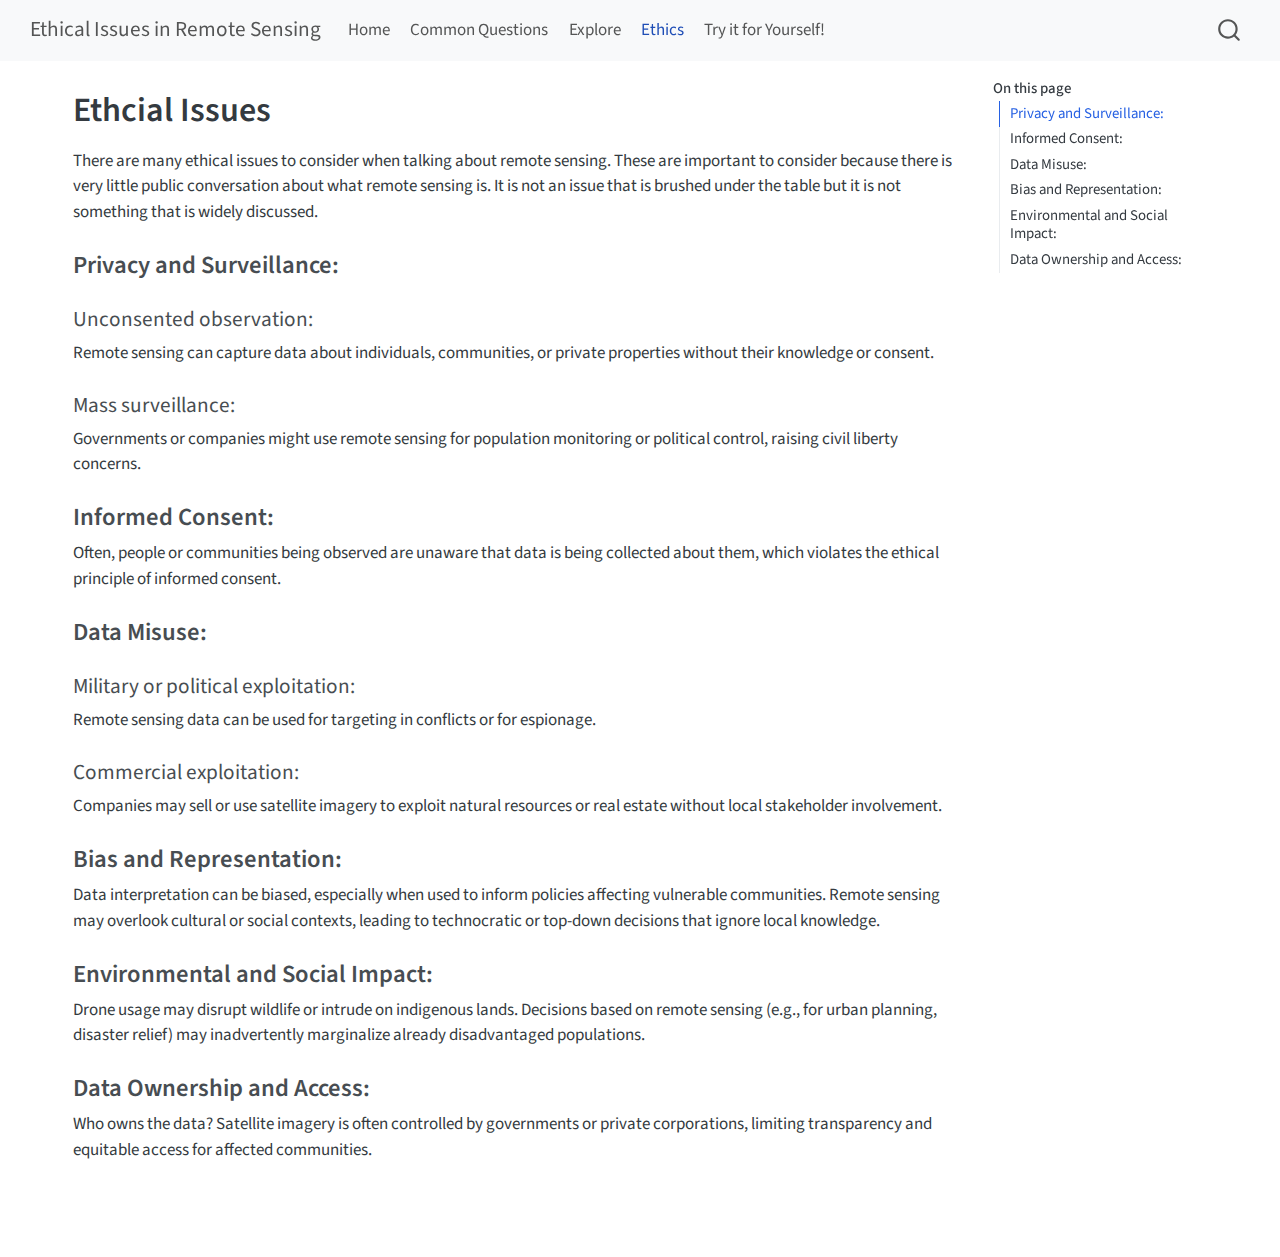
<file: docs/tabs/News.html>
<!DOCTYPE html>
<html xmlns="http://www.w3.org/1999/xhtml" lang="en" xml:lang="en"><head>

<meta charset="utf-8">
<meta name="generator" content="quarto-1.5.57">

<meta name="viewport" content="width=device-width, initial-scale=1.0, user-scalable=yes">


<title>Ethcial Issues – Ethical Issues in Remote Sensing</title>
<style>
code{white-space: pre-wrap;}
span.smallcaps{font-variant: small-caps;}
div.columns{display: flex; gap: min(4vw, 1.5em);}
div.column{flex: auto; overflow-x: auto;}
div.hanging-indent{margin-left: 1.5em; text-indent: -1.5em;}
ul.task-list{list-style: none;}
ul.task-list li input[type="checkbox"] {
  width: 0.8em;
  margin: 0 0.8em 0.2em -1em; /* quarto-specific, see https://github.com/quarto-dev/quarto-cli/issues/4556 */ 
  vertical-align: middle;
}
</style>


<script src="../site_libs/quarto-nav/quarto-nav.js"></script>
<script src="../site_libs/quarto-nav/headroom.min.js"></script>
<script src="../site_libs/clipboard/clipboard.min.js"></script>
<script src="../site_libs/quarto-search/autocomplete.umd.js"></script>
<script src="../site_libs/quarto-search/fuse.min.js"></script>
<script src="../site_libs/quarto-search/quarto-search.js"></script>
<meta name="quarto:offset" content="../">
<script src="../site_libs/quarto-html/quarto.js"></script>
<script src="../site_libs/quarto-html/popper.min.js"></script>
<script src="../site_libs/quarto-html/tippy.umd.min.js"></script>
<script src="../site_libs/quarto-html/anchor.min.js"></script>
<link href="../site_libs/quarto-html/tippy.css" rel="stylesheet">
<link href="../site_libs/quarto-html/quarto-syntax-highlighting.css" rel="stylesheet" id="quarto-text-highlighting-styles">
<script src="../site_libs/bootstrap/bootstrap.min.js"></script>
<link href="../site_libs/bootstrap/bootstrap-icons.css" rel="stylesheet">
<link href="../site_libs/bootstrap/bootstrap.min.css" rel="stylesheet" id="quarto-bootstrap" data-mode="light">
<script id="quarto-search-options" type="application/json">{
  "location": "navbar",
  "copy-button": false,
  "collapse-after": 3,
  "panel-placement": "end",
  "type": "overlay",
  "limit": 50,
  "keyboard-shortcut": [
    "f",
    "/",
    "s"
  ],
  "show-item-context": false,
  "language": {
    "search-no-results-text": "No results",
    "search-matching-documents-text": "matching documents",
    "search-copy-link-title": "Copy link to search",
    "search-hide-matches-text": "Hide additional matches",
    "search-more-match-text": "more match in this document",
    "search-more-matches-text": "more matches in this document",
    "search-clear-button-title": "Clear",
    "search-text-placeholder": "",
    "search-detached-cancel-button-title": "Cancel",
    "search-submit-button-title": "Submit",
    "search-label": "Search"
  }
}</script>


</head>

<body class="nav-fixed">

<div id="quarto-search-results"></div>
  <header id="quarto-header" class="headroom fixed-top">
    <nav class="navbar navbar-expand-lg " data-bs-theme="dark">
      <div class="navbar-container container-fluid">
      <div class="navbar-brand-container mx-auto">
    <a class="navbar-brand" href="../index.html">
    <span class="navbar-title">Ethical Issues in Remote Sensing</span>
    </a>
  </div>
            <div id="quarto-search" class="" title="Search"></div>
          <button class="navbar-toggler" type="button" data-bs-toggle="collapse" data-bs-target="#navbarCollapse" aria-controls="navbarCollapse" role="menu" aria-expanded="false" aria-label="Toggle navigation" onclick="if (window.quartoToggleHeadroom) { window.quartoToggleHeadroom(); }">
  <span class="navbar-toggler-icon"></span>
</button>
          <div class="collapse navbar-collapse" id="navbarCollapse">
            <ul class="navbar-nav navbar-nav-scroll me-auto">
  <li class="nav-item">
    <a class="nav-link" href="../index.html"> 
<span class="menu-text">Home</span></a>
  </li>  
  <li class="nav-item">
    <a class="nav-link" href="../about.html"> 
<span class="menu-text">Common Questions</span></a>
  </li>  
  <li class="nav-item">
    <a class="nav-link" href="../tabs/explore.html"> 
<span class="menu-text">Explore</span></a>
  </li>  
  <li class="nav-item">
    <a class="nav-link active" href="../tabs/News.html" aria-current="page"> 
<span class="menu-text">Ethics</span></a>
  </li>  
  <li class="nav-item">
    <a class="nav-link" href="../tabs/remotesensing.html"> 
<span class="menu-text">Try it for Yourself!</span></a>
  </li>  
</ul>
          </div> <!-- /navcollapse -->
            <div class="quarto-navbar-tools">
</div>
      </div> <!-- /container-fluid -->
    </nav>
</header>
<!-- content -->
<div id="quarto-content" class="quarto-container page-columns page-rows-contents page-layout-full page-navbar">
<!-- sidebar -->
<!-- margin-sidebar -->
    <div id="quarto-margin-sidebar" class="sidebar margin-sidebar">
        <nav id="TOC" role="doc-toc" class="toc-active">
    <h2 id="toc-title">On this page</h2>
   
  <ul>
  <li><a href="#privacy-and-surveillance" id="toc-privacy-and-surveillance" class="nav-link active" data-scroll-target="#privacy-and-surveillance">Privacy and Surveillance:</a></li>
  <li><a href="#informed-consent" id="toc-informed-consent" class="nav-link" data-scroll-target="#informed-consent">Informed Consent:</a></li>
  <li><a href="#data-misuse" id="toc-data-misuse" class="nav-link" data-scroll-target="#data-misuse">Data Misuse:</a></li>
  <li><a href="#bias-and-representation" id="toc-bias-and-representation" class="nav-link" data-scroll-target="#bias-and-representation">Bias and Representation:</a></li>
  <li><a href="#environmental-and-social-impact" id="toc-environmental-and-social-impact" class="nav-link" data-scroll-target="#environmental-and-social-impact">Environmental and Social Impact:</a></li>
  <li><a href="#data-ownership-and-access" id="toc-data-ownership-and-access" class="nav-link" data-scroll-target="#data-ownership-and-access">Data Ownership and Access:</a></li>
  </ul>
</nav>
    </div>
<!-- main -->
<main class="content column-page-left" id="quarto-document-content">

<header id="title-block-header" class="quarto-title-block default">
<div class="quarto-title">
<h1 class="title">Ethcial Issues</h1>
</div>



<div class="quarto-title-meta column-page-left">

    
  
    
  </div>
  


</header>


<p>There are many ethical issues to consider when talking about remote sensing. These are important to consider because there is very little public conversation about what remote sensing is. It is not an issue that is brushed under the table but it is not something that is widely discussed.</p>
<section id="privacy-and-surveillance" class="level3">
<h3 class="anchored" data-anchor-id="privacy-and-surveillance">Privacy and Surveillance:</h3>
<section id="unconsented-observation" class="level4">
<h4 class="anchored" data-anchor-id="unconsented-observation">Unconsented observation:</h4>
<p>Remote sensing can capture data about individuals, communities, or private properties without their knowledge or consent.</p>
</section>
<section id="mass-surveillance" class="level4">
<h4 class="anchored" data-anchor-id="mass-surveillance">Mass surveillance:</h4>
<p>Governments or companies might use remote sensing for population monitoring or political control, raising civil liberty concerns.</p>
</section>
</section>
<section id="informed-consent" class="level3">
<h3 class="anchored" data-anchor-id="informed-consent">Informed Consent:</h3>
<p>Often, people or communities being observed are unaware that data is being collected about them, which violates the ethical principle of informed consent.</p>
</section>
<section id="data-misuse" class="level3">
<h3 class="anchored" data-anchor-id="data-misuse">Data Misuse:</h3>
<section id="military-or-political-exploitation" class="level4">
<h4 class="anchored" data-anchor-id="military-or-political-exploitation">Military or political exploitation:</h4>
<p>Remote sensing data can be used for targeting in conflicts or for espionage.</p>
</section>
<section id="commercial-exploitation" class="level4">
<h4 class="anchored" data-anchor-id="commercial-exploitation">Commercial exploitation:</h4>
<p>Companies may sell or use satellite imagery to exploit natural resources or real estate without local stakeholder involvement.</p>
</section>
</section>
<section id="bias-and-representation" class="level3">
<h3 class="anchored" data-anchor-id="bias-and-representation">Bias and Representation:</h3>
<p>Data interpretation can be biased, especially when used to inform policies affecting vulnerable communities. Remote sensing may overlook cultural or social contexts, leading to technocratic or top-down decisions that ignore local knowledge.</p>
</section>
<section id="environmental-and-social-impact" class="level3">
<h3 class="anchored" data-anchor-id="environmental-and-social-impact">Environmental and Social Impact:</h3>
<p>Drone usage may disrupt wildlife or intrude on indigenous lands. Decisions based on remote sensing (e.g., for urban planning, disaster relief) may inadvertently marginalize already disadvantaged populations.</p>
</section>
<section id="data-ownership-and-access" class="level3">
<h3 class="anchored" data-anchor-id="data-ownership-and-access">Data Ownership and Access:</h3>
<p>Who owns the data? Satellite imagery is often controlled by governments or private corporations, limiting transparency and equitable access for affected communities.</p>


</section>

</main> <!-- /main -->
<script id="quarto-html-after-body" type="application/javascript">
window.document.addEventListener("DOMContentLoaded", function (event) {
  const toggleBodyColorMode = (bsSheetEl) => {
    const mode = bsSheetEl.getAttribute("data-mode");
    const bodyEl = window.document.querySelector("body");
    if (mode === "dark") {
      bodyEl.classList.add("quarto-dark");
      bodyEl.classList.remove("quarto-light");
    } else {
      bodyEl.classList.add("quarto-light");
      bodyEl.classList.remove("quarto-dark");
    }
  }
  const toggleBodyColorPrimary = () => {
    const bsSheetEl = window.document.querySelector("link#quarto-bootstrap");
    if (bsSheetEl) {
      toggleBodyColorMode(bsSheetEl);
    }
  }
  toggleBodyColorPrimary();  
  const icon = "";
  const anchorJS = new window.AnchorJS();
  anchorJS.options = {
    placement: 'right',
    icon: icon
  };
  anchorJS.add('.anchored');
  const isCodeAnnotation = (el) => {
    for (const clz of el.classList) {
      if (clz.startsWith('code-annotation-')) {                     
        return true;
      }
    }
    return false;
  }
  const onCopySuccess = function(e) {
    // button target
    const button = e.trigger;
    // don't keep focus
    button.blur();
    // flash "checked"
    button.classList.add('code-copy-button-checked');
    var currentTitle = button.getAttribute("title");
    button.setAttribute("title", "Copied!");
    let tooltip;
    if (window.bootstrap) {
      button.setAttribute("data-bs-toggle", "tooltip");
      button.setAttribute("data-bs-placement", "left");
      button.setAttribute("data-bs-title", "Copied!");
      tooltip = new bootstrap.Tooltip(button, 
        { trigger: "manual", 
          customClass: "code-copy-button-tooltip",
          offset: [0, -8]});
      tooltip.show();    
    }
    setTimeout(function() {
      if (tooltip) {
        tooltip.hide();
        button.removeAttribute("data-bs-title");
        button.removeAttribute("data-bs-toggle");
        button.removeAttribute("data-bs-placement");
      }
      button.setAttribute("title", currentTitle);
      button.classList.remove('code-copy-button-checked');
    }, 1000);
    // clear code selection
    e.clearSelection();
  }
  const getTextToCopy = function(trigger) {
      const codeEl = trigger.previousElementSibling.cloneNode(true);
      for (const childEl of codeEl.children) {
        if (isCodeAnnotation(childEl)) {
          childEl.remove();
        }
      }
      return codeEl.innerText;
  }
  const clipboard = new window.ClipboardJS('.code-copy-button:not([data-in-quarto-modal])', {
    text: getTextToCopy
  });
  clipboard.on('success', onCopySuccess);
  if (window.document.getElementById('quarto-embedded-source-code-modal')) {
    // For code content inside modals, clipBoardJS needs to be initialized with a container option
    // TODO: Check when it could be a function (https://github.com/zenorocha/clipboard.js/issues/860)
    const clipboardModal = new window.ClipboardJS('.code-copy-button[data-in-quarto-modal]', {
      text: getTextToCopy,
      container: window.document.getElementById('quarto-embedded-source-code-modal')
    });
    clipboardModal.on('success', onCopySuccess);
  }
    var localhostRegex = new RegExp(/^(?:http|https):\/\/localhost\:?[0-9]*\//);
    var mailtoRegex = new RegExp(/^mailto:/);
      var filterRegex = new RegExp('/' + window.location.host + '/');
    var isInternal = (href) => {
        return filterRegex.test(href) || localhostRegex.test(href) || mailtoRegex.test(href);
    }
    // Inspect non-navigation links and adorn them if external
 	var links = window.document.querySelectorAll('a[href]:not(.nav-link):not(.navbar-brand):not(.toc-action):not(.sidebar-link):not(.sidebar-item-toggle):not(.pagination-link):not(.no-external):not([aria-hidden]):not(.dropdown-item):not(.quarto-navigation-tool):not(.about-link)');
    for (var i=0; i<links.length; i++) {
      const link = links[i];
      if (!isInternal(link.href)) {
        // undo the damage that might have been done by quarto-nav.js in the case of
        // links that we want to consider external
        if (link.dataset.originalHref !== undefined) {
          link.href = link.dataset.originalHref;
        }
      }
    }
  function tippyHover(el, contentFn, onTriggerFn, onUntriggerFn) {
    const config = {
      allowHTML: true,
      maxWidth: 500,
      delay: 100,
      arrow: false,
      appendTo: function(el) {
          return el.parentElement;
      },
      interactive: true,
      interactiveBorder: 10,
      theme: 'quarto',
      placement: 'bottom-start',
    };
    if (contentFn) {
      config.content = contentFn;
    }
    if (onTriggerFn) {
      config.onTrigger = onTriggerFn;
    }
    if (onUntriggerFn) {
      config.onUntrigger = onUntriggerFn;
    }
    window.tippy(el, config); 
  }
  const noterefs = window.document.querySelectorAll('a[role="doc-noteref"]');
  for (var i=0; i<noterefs.length; i++) {
    const ref = noterefs[i];
    tippyHover(ref, function() {
      // use id or data attribute instead here
      let href = ref.getAttribute('data-footnote-href') || ref.getAttribute('href');
      try { href = new URL(href).hash; } catch {}
      const id = href.replace(/^#\/?/, "");
      const note = window.document.getElementById(id);
      if (note) {
        return note.innerHTML;
      } else {
        return "";
      }
    });
  }
  const xrefs = window.document.querySelectorAll('a.quarto-xref');
  const processXRef = (id, note) => {
    // Strip column container classes
    const stripColumnClz = (el) => {
      el.classList.remove("page-full", "page-columns");
      if (el.children) {
        for (const child of el.children) {
          stripColumnClz(child);
        }
      }
    }
    stripColumnClz(note)
    if (id === null || id.startsWith('sec-')) {
      // Special case sections, only their first couple elements
      const container = document.createElement("div");
      if (note.children && note.children.length > 2) {
        container.appendChild(note.children[0].cloneNode(true));
        for (let i = 1; i < note.children.length; i++) {
          const child = note.children[i];
          if (child.tagName === "P" && child.innerText === "") {
            continue;
          } else {
            container.appendChild(child.cloneNode(true));
            break;
          }
        }
        if (window.Quarto?.typesetMath) {
          window.Quarto.typesetMath(container);
        }
        return container.innerHTML
      } else {
        if (window.Quarto?.typesetMath) {
          window.Quarto.typesetMath(note);
        }
        return note.innerHTML;
      }
    } else {
      // Remove any anchor links if they are present
      const anchorLink = note.querySelector('a.anchorjs-link');
      if (anchorLink) {
        anchorLink.remove();
      }
      if (window.Quarto?.typesetMath) {
        window.Quarto.typesetMath(note);
      }
      // TODO in 1.5, we should make sure this works without a callout special case
      if (note.classList.contains("callout")) {
        return note.outerHTML;
      } else {
        return note.innerHTML;
      }
    }
  }
  for (var i=0; i<xrefs.length; i++) {
    const xref = xrefs[i];
    tippyHover(xref, undefined, function(instance) {
      instance.disable();
      let url = xref.getAttribute('href');
      let hash = undefined; 
      if (url.startsWith('#')) {
        hash = url;
      } else {
        try { hash = new URL(url).hash; } catch {}
      }
      if (hash) {
        const id = hash.replace(/^#\/?/, "");
        const note = window.document.getElementById(id);
        if (note !== null) {
          try {
            const html = processXRef(id, note.cloneNode(true));
            instance.setContent(html);
          } finally {
            instance.enable();
            instance.show();
          }
        } else {
          // See if we can fetch this
          fetch(url.split('#')[0])
          .then(res => res.text())
          .then(html => {
            const parser = new DOMParser();
            const htmlDoc = parser.parseFromString(html, "text/html");
            const note = htmlDoc.getElementById(id);
            if (note !== null) {
              const html = processXRef(id, note);
              instance.setContent(html);
            } 
          }).finally(() => {
            instance.enable();
            instance.show();
          });
        }
      } else {
        // See if we can fetch a full url (with no hash to target)
        // This is a special case and we should probably do some content thinning / targeting
        fetch(url)
        .then(res => res.text())
        .then(html => {
          const parser = new DOMParser();
          const htmlDoc = parser.parseFromString(html, "text/html");
          const note = htmlDoc.querySelector('main.content');
          if (note !== null) {
            // This should only happen for chapter cross references
            // (since there is no id in the URL)
            // remove the first header
            if (note.children.length > 0 && note.children[0].tagName === "HEADER") {
              note.children[0].remove();
            }
            const html = processXRef(null, note);
            instance.setContent(html);
          } 
        }).finally(() => {
          instance.enable();
          instance.show();
        });
      }
    }, function(instance) {
    });
  }
      let selectedAnnoteEl;
      const selectorForAnnotation = ( cell, annotation) => {
        let cellAttr = 'data-code-cell="' + cell + '"';
        let lineAttr = 'data-code-annotation="' +  annotation + '"';
        const selector = 'span[' + cellAttr + '][' + lineAttr + ']';
        return selector;
      }
      const selectCodeLines = (annoteEl) => {
        const doc = window.document;
        const targetCell = annoteEl.getAttribute("data-target-cell");
        const targetAnnotation = annoteEl.getAttribute("data-target-annotation");
        const annoteSpan = window.document.querySelector(selectorForAnnotation(targetCell, targetAnnotation));
        const lines = annoteSpan.getAttribute("data-code-lines").split(",");
        const lineIds = lines.map((line) => {
          return targetCell + "-" + line;
        })
        let top = null;
        let height = null;
        let parent = null;
        if (lineIds.length > 0) {
            //compute the position of the single el (top and bottom and make a div)
            const el = window.document.getElementById(lineIds[0]);
            top = el.offsetTop;
            height = el.offsetHeight;
            parent = el.parentElement.parentElement;
          if (lineIds.length > 1) {
            const lastEl = window.document.getElementById(lineIds[lineIds.length - 1]);
            const bottom = lastEl.offsetTop + lastEl.offsetHeight;
            height = bottom - top;
          }
          if (top !== null && height !== null && parent !== null) {
            // cook up a div (if necessary) and position it 
            let div = window.document.getElementById("code-annotation-line-highlight");
            if (div === null) {
              div = window.document.createElement("div");
              div.setAttribute("id", "code-annotation-line-highlight");
              div.style.position = 'absolute';
              parent.appendChild(div);
            }
            div.style.top = top - 2 + "px";
            div.style.height = height + 4 + "px";
            div.style.left = 0;
            let gutterDiv = window.document.getElementById("code-annotation-line-highlight-gutter");
            if (gutterDiv === null) {
              gutterDiv = window.document.createElement("div");
              gutterDiv.setAttribute("id", "code-annotation-line-highlight-gutter");
              gutterDiv.style.position = 'absolute';
              const codeCell = window.document.getElementById(targetCell);
              const gutter = codeCell.querySelector('.code-annotation-gutter');
              gutter.appendChild(gutterDiv);
            }
            gutterDiv.style.top = top - 2 + "px";
            gutterDiv.style.height = height + 4 + "px";
          }
          selectedAnnoteEl = annoteEl;
        }
      };
      const unselectCodeLines = () => {
        const elementsIds = ["code-annotation-line-highlight", "code-annotation-line-highlight-gutter"];
        elementsIds.forEach((elId) => {
          const div = window.document.getElementById(elId);
          if (div) {
            div.remove();
          }
        });
        selectedAnnoteEl = undefined;
      };
        // Handle positioning of the toggle
    window.addEventListener(
      "resize",
      throttle(() => {
        elRect = undefined;
        if (selectedAnnoteEl) {
          selectCodeLines(selectedAnnoteEl);
        }
      }, 10)
    );
    function throttle(fn, ms) {
    let throttle = false;
    let timer;
      return (...args) => {
        if(!throttle) { // first call gets through
            fn.apply(this, args);
            throttle = true;
        } else { // all the others get throttled
            if(timer) clearTimeout(timer); // cancel #2
            timer = setTimeout(() => {
              fn.apply(this, args);
              timer = throttle = false;
            }, ms);
        }
      };
    }
      // Attach click handler to the DT
      const annoteDls = window.document.querySelectorAll('dt[data-target-cell]');
      for (const annoteDlNode of annoteDls) {
        annoteDlNode.addEventListener('click', (event) => {
          const clickedEl = event.target;
          if (clickedEl !== selectedAnnoteEl) {
            unselectCodeLines();
            const activeEl = window.document.querySelector('dt[data-target-cell].code-annotation-active');
            if (activeEl) {
              activeEl.classList.remove('code-annotation-active');
            }
            selectCodeLines(clickedEl);
            clickedEl.classList.add('code-annotation-active');
          } else {
            // Unselect the line
            unselectCodeLines();
            clickedEl.classList.remove('code-annotation-active');
          }
        });
      }
  const findCites = (el) => {
    const parentEl = el.parentElement;
    if (parentEl) {
      const cites = parentEl.dataset.cites;
      if (cites) {
        return {
          el,
          cites: cites.split(' ')
        };
      } else {
        return findCites(el.parentElement)
      }
    } else {
      return undefined;
    }
  };
  var bibliorefs = window.document.querySelectorAll('a[role="doc-biblioref"]');
  for (var i=0; i<bibliorefs.length; i++) {
    const ref = bibliorefs[i];
    const citeInfo = findCites(ref);
    if (citeInfo) {
      tippyHover(citeInfo.el, function() {
        var popup = window.document.createElement('div');
        citeInfo.cites.forEach(function(cite) {
          var citeDiv = window.document.createElement('div');
          citeDiv.classList.add('hanging-indent');
          citeDiv.classList.add('csl-entry');
          var biblioDiv = window.document.getElementById('ref-' + cite);
          if (biblioDiv) {
            citeDiv.innerHTML = biblioDiv.innerHTML;
          }
          popup.appendChild(citeDiv);
        });
        return popup.innerHTML;
      });
    }
  }
});
</script>
</div> <!-- /content -->




</body></html>
</file>
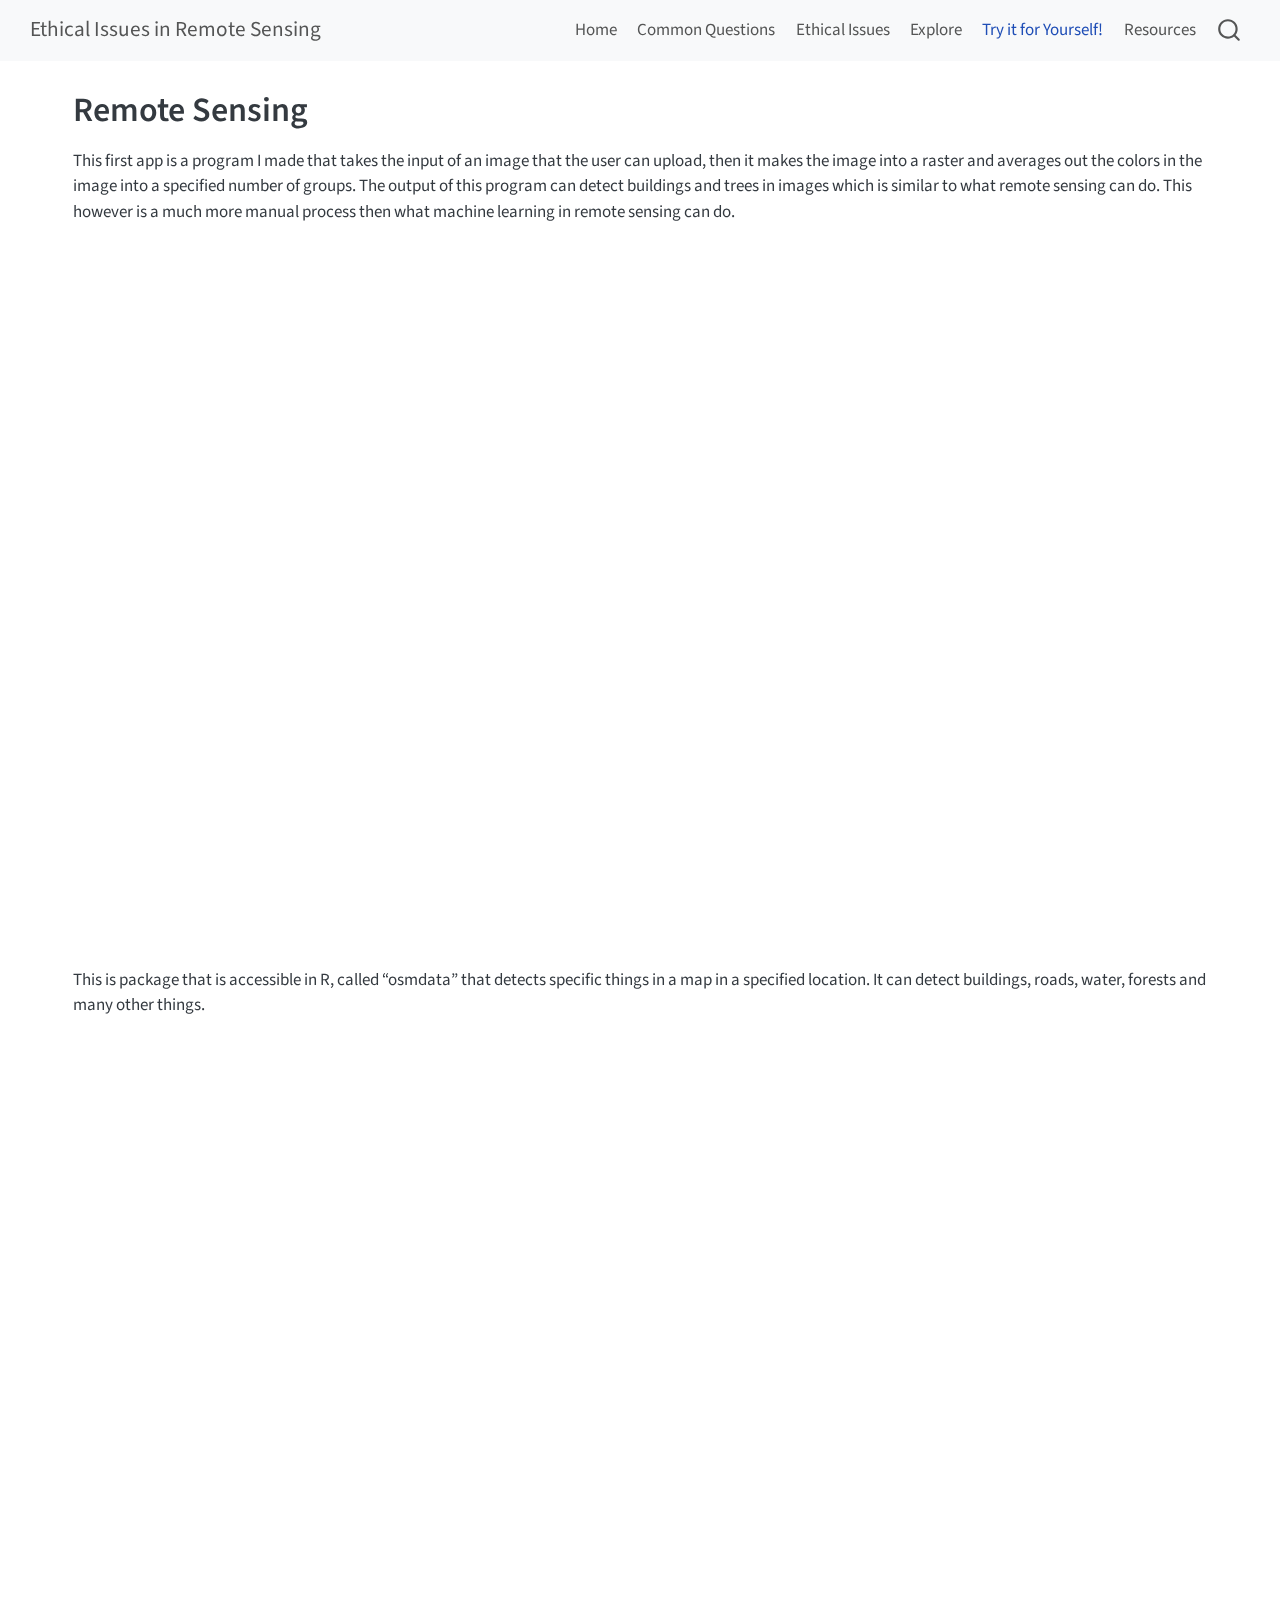
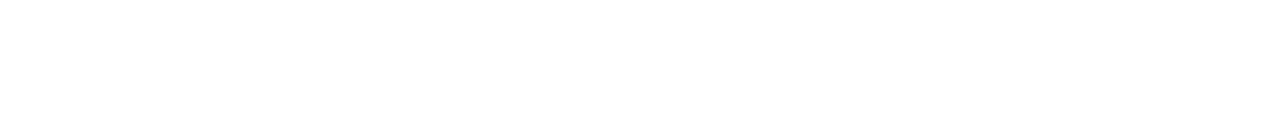
<file: docs/tabs/remotesensing.html>
<!DOCTYPE html>
<html xmlns="http://www.w3.org/1999/xhtml" lang="en" xml:lang="en"><head>

<meta charset="utf-8">
<meta name="generator" content="quarto-1.5.57">

<meta name="viewport" content="width=device-width, initial-scale=1.0, user-scalable=yes">


<title>Remote Sensing – Ethical Issues in Remote Sensing</title>
<style>
code{white-space: pre-wrap;}
span.smallcaps{font-variant: small-caps;}
div.columns{display: flex; gap: min(4vw, 1.5em);}
div.column{flex: auto; overflow-x: auto;}
div.hanging-indent{margin-left: 1.5em; text-indent: -1.5em;}
ul.task-list{list-style: none;}
ul.task-list li input[type="checkbox"] {
  width: 0.8em;
  margin: 0 0.8em 0.2em -1em; /* quarto-specific, see https://github.com/quarto-dev/quarto-cli/issues/4556 */ 
  vertical-align: middle;
}
</style>


<script src="../site_libs/quarto-nav/quarto-nav.js"></script>
<script src="../site_libs/quarto-nav/headroom.min.js"></script>
<script src="../site_libs/clipboard/clipboard.min.js"></script>
<script src="../site_libs/quarto-search/autocomplete.umd.js"></script>
<script src="../site_libs/quarto-search/fuse.min.js"></script>
<script src="../site_libs/quarto-search/quarto-search.js"></script>
<meta name="quarto:offset" content="../">
<script src="../site_libs/quarto-html/quarto.js"></script>
<script src="../site_libs/quarto-html/popper.min.js"></script>
<script src="../site_libs/quarto-html/tippy.umd.min.js"></script>
<script src="../site_libs/quarto-html/anchor.min.js"></script>
<link href="../site_libs/quarto-html/tippy.css" rel="stylesheet">
<link href="../site_libs/quarto-html/quarto-syntax-highlighting.css" rel="stylesheet" id="quarto-text-highlighting-styles">
<script src="../site_libs/bootstrap/bootstrap.min.js"></script>
<link href="../site_libs/bootstrap/bootstrap-icons.css" rel="stylesheet">
<link href="../site_libs/bootstrap/bootstrap.min.css" rel="stylesheet" id="quarto-bootstrap" data-mode="light">
<script id="quarto-search-options" type="application/json">{
  "location": "navbar",
  "copy-button": false,
  "collapse-after": 3,
  "panel-placement": "end",
  "type": "overlay",
  "limit": 50,
  "keyboard-shortcut": [
    "f",
    "/",
    "s"
  ],
  "show-item-context": false,
  "language": {
    "search-no-results-text": "No results",
    "search-matching-documents-text": "matching documents",
    "search-copy-link-title": "Copy link to search",
    "search-hide-matches-text": "Hide additional matches",
    "search-more-match-text": "more match in this document",
    "search-more-matches-text": "more matches in this document",
    "search-clear-button-title": "Clear",
    "search-text-placeholder": "",
    "search-detached-cancel-button-title": "Cancel",
    "search-submit-button-title": "Submit",
    "search-label": "Search"
  }
}</script>


</head>

<body class="nav-fixed">

<div id="quarto-search-results"></div>
  <header id="quarto-header" class="headroom fixed-top">
    <nav class="navbar navbar-expand-lg " data-bs-theme="dark">
      <div class="navbar-container container-fluid">
      <div class="navbar-brand-container mx-auto">
    <a class="navbar-brand" href="../index.html">
    <span class="navbar-title">Ethical Issues in Remote Sensing</span>
    </a>
  </div>
            <div id="quarto-search" class="" title="Search"></div>
          <button class="navbar-toggler" type="button" data-bs-toggle="collapse" data-bs-target="#navbarCollapse" aria-controls="navbarCollapse" role="menu" aria-expanded="false" aria-label="Toggle navigation" onclick="if (window.quartoToggleHeadroom) { window.quartoToggleHeadroom(); }">
  <span class="navbar-toggler-icon"></span>
</button>
          <div class="collapse navbar-collapse" id="navbarCollapse">
            <ul class="navbar-nav navbar-nav-scroll ms-auto">
  <li class="nav-item">
    <a class="nav-link" href="../index.html"> 
<span class="menu-text">Home</span></a>
  </li>  
  <li class="nav-item">
    <a class="nav-link" href="../about.html"> 
<span class="menu-text">Common Questions</span></a>
  </li>  
  <li class="nav-item">
    <a class="nav-link" href="../tabs/EthicalIssues.html"> 
<span class="menu-text">Ethical Issues</span></a>
  </li>  
  <li class="nav-item">
    <a class="nav-link" href="../tabs/explore.html"> 
<span class="menu-text">Explore</span></a>
  </li>  
  <li class="nav-item">
    <a class="nav-link active" href="../tabs/remotesensing.html" aria-current="page"> 
<span class="menu-text">Try it for Yourself!</span></a>
  </li>  
  <li class="nav-item">
    <a class="nav-link" href="../tabs/Resources.html"> 
<span class="menu-text">Resources</span></a>
  </li>  
</ul>
          </div> <!-- /navcollapse -->
            <div class="quarto-navbar-tools">
</div>
      </div> <!-- /container-fluid -->
    </nav>
</header>
<!-- content -->
<div id="quarto-content" class="quarto-container page-columns page-rows-contents page-layout-full page-navbar">
<!-- sidebar -->
<!-- margin-sidebar -->
    <div id="quarto-margin-sidebar" class="sidebar margin-sidebar zindex-bottom">
        
    </div>
<!-- main -->
<main class="content column-page" id="quarto-document-content">

<header id="title-block-header" class="quarto-title-block default">
<div class="quarto-title">
<h1 class="title">Remote Sensing</h1>
</div>



<div class="quarto-title-meta column-page">

    
  
    
  </div>
  


</header>


<p>This first app is a program I made that takes the input of an image that the user can upload, then it makes the image into a raster and averages out the colors in the image into a specified number of groups. The output of this program can detect buildings and trees in images which is similar to what remote sensing can do. This however is a much more manual process then what machine learning in remote sensing can do.</p>
<iframe src="https://gwynyn.shinyapps.io/shinywebsite/" width="800" height="700">
</iframe>
<p>This is package that is accessible in R, called “osmdata” that detects specific things in a map in a specified location. It can detect buildings, roads, water, forests and many other things.</p>
<iframe src="https://gwynyn.shinyapps.io/OSMApp/" width="800" height="600">
</iframe>



</main> <!-- /main -->
<script id="quarto-html-after-body" type="application/javascript">
window.document.addEventListener("DOMContentLoaded", function (event) {
  const toggleBodyColorMode = (bsSheetEl) => {
    const mode = bsSheetEl.getAttribute("data-mode");
    const bodyEl = window.document.querySelector("body");
    if (mode === "dark") {
      bodyEl.classList.add("quarto-dark");
      bodyEl.classList.remove("quarto-light");
    } else {
      bodyEl.classList.add("quarto-light");
      bodyEl.classList.remove("quarto-dark");
    }
  }
  const toggleBodyColorPrimary = () => {
    const bsSheetEl = window.document.querySelector("link#quarto-bootstrap");
    if (bsSheetEl) {
      toggleBodyColorMode(bsSheetEl);
    }
  }
  toggleBodyColorPrimary();  
  const icon = "";
  const anchorJS = new window.AnchorJS();
  anchorJS.options = {
    placement: 'right',
    icon: icon
  };
  anchorJS.add('.anchored');
  const isCodeAnnotation = (el) => {
    for (const clz of el.classList) {
      if (clz.startsWith('code-annotation-')) {                     
        return true;
      }
    }
    return false;
  }
  const onCopySuccess = function(e) {
    // button target
    const button = e.trigger;
    // don't keep focus
    button.blur();
    // flash "checked"
    button.classList.add('code-copy-button-checked');
    var currentTitle = button.getAttribute("title");
    button.setAttribute("title", "Copied!");
    let tooltip;
    if (window.bootstrap) {
      button.setAttribute("data-bs-toggle", "tooltip");
      button.setAttribute("data-bs-placement", "left");
      button.setAttribute("data-bs-title", "Copied!");
      tooltip = new bootstrap.Tooltip(button, 
        { trigger: "manual", 
          customClass: "code-copy-button-tooltip",
          offset: [0, -8]});
      tooltip.show();    
    }
    setTimeout(function() {
      if (tooltip) {
        tooltip.hide();
        button.removeAttribute("data-bs-title");
        button.removeAttribute("data-bs-toggle");
        button.removeAttribute("data-bs-placement");
      }
      button.setAttribute("title", currentTitle);
      button.classList.remove('code-copy-button-checked');
    }, 1000);
    // clear code selection
    e.clearSelection();
  }
  const getTextToCopy = function(trigger) {
      const codeEl = trigger.previousElementSibling.cloneNode(true);
      for (const childEl of codeEl.children) {
        if (isCodeAnnotation(childEl)) {
          childEl.remove();
        }
      }
      return codeEl.innerText;
  }
  const clipboard = new window.ClipboardJS('.code-copy-button:not([data-in-quarto-modal])', {
    text: getTextToCopy
  });
  clipboard.on('success', onCopySuccess);
  if (window.document.getElementById('quarto-embedded-source-code-modal')) {
    // For code content inside modals, clipBoardJS needs to be initialized with a container option
    // TODO: Check when it could be a function (https://github.com/zenorocha/clipboard.js/issues/860)
    const clipboardModal = new window.ClipboardJS('.code-copy-button[data-in-quarto-modal]', {
      text: getTextToCopy,
      container: window.document.getElementById('quarto-embedded-source-code-modal')
    });
    clipboardModal.on('success', onCopySuccess);
  }
    var localhostRegex = new RegExp(/^(?:http|https):\/\/localhost\:?[0-9]*\//);
    var mailtoRegex = new RegExp(/^mailto:/);
      var filterRegex = new RegExp('/' + window.location.host + '/');
    var isInternal = (href) => {
        return filterRegex.test(href) || localhostRegex.test(href) || mailtoRegex.test(href);
    }
    // Inspect non-navigation links and adorn them if external
 	var links = window.document.querySelectorAll('a[href]:not(.nav-link):not(.navbar-brand):not(.toc-action):not(.sidebar-link):not(.sidebar-item-toggle):not(.pagination-link):not(.no-external):not([aria-hidden]):not(.dropdown-item):not(.quarto-navigation-tool):not(.about-link)');
    for (var i=0; i<links.length; i++) {
      const link = links[i];
      if (!isInternal(link.href)) {
        // undo the damage that might have been done by quarto-nav.js in the case of
        // links that we want to consider external
        if (link.dataset.originalHref !== undefined) {
          link.href = link.dataset.originalHref;
        }
      }
    }
  function tippyHover(el, contentFn, onTriggerFn, onUntriggerFn) {
    const config = {
      allowHTML: true,
      maxWidth: 500,
      delay: 100,
      arrow: false,
      appendTo: function(el) {
          return el.parentElement;
      },
      interactive: true,
      interactiveBorder: 10,
      theme: 'quarto',
      placement: 'bottom-start',
    };
    if (contentFn) {
      config.content = contentFn;
    }
    if (onTriggerFn) {
      config.onTrigger = onTriggerFn;
    }
    if (onUntriggerFn) {
      config.onUntrigger = onUntriggerFn;
    }
    window.tippy(el, config); 
  }
  const noterefs = window.document.querySelectorAll('a[role="doc-noteref"]');
  for (var i=0; i<noterefs.length; i++) {
    const ref = noterefs[i];
    tippyHover(ref, function() {
      // use id or data attribute instead here
      let href = ref.getAttribute('data-footnote-href') || ref.getAttribute('href');
      try { href = new URL(href).hash; } catch {}
      const id = href.replace(/^#\/?/, "");
      const note = window.document.getElementById(id);
      if (note) {
        return note.innerHTML;
      } else {
        return "";
      }
    });
  }
  const xrefs = window.document.querySelectorAll('a.quarto-xref');
  const processXRef = (id, note) => {
    // Strip column container classes
    const stripColumnClz = (el) => {
      el.classList.remove("page-full", "page-columns");
      if (el.children) {
        for (const child of el.children) {
          stripColumnClz(child);
        }
      }
    }
    stripColumnClz(note)
    if (id === null || id.startsWith('sec-')) {
      // Special case sections, only their first couple elements
      const container = document.createElement("div");
      if (note.children && note.children.length > 2) {
        container.appendChild(note.children[0].cloneNode(true));
        for (let i = 1; i < note.children.length; i++) {
          const child = note.children[i];
          if (child.tagName === "P" && child.innerText === "") {
            continue;
          } else {
            container.appendChild(child.cloneNode(true));
            break;
          }
        }
        if (window.Quarto?.typesetMath) {
          window.Quarto.typesetMath(container);
        }
        return container.innerHTML
      } else {
        if (window.Quarto?.typesetMath) {
          window.Quarto.typesetMath(note);
        }
        return note.innerHTML;
      }
    } else {
      // Remove any anchor links if they are present
      const anchorLink = note.querySelector('a.anchorjs-link');
      if (anchorLink) {
        anchorLink.remove();
      }
      if (window.Quarto?.typesetMath) {
        window.Quarto.typesetMath(note);
      }
      // TODO in 1.5, we should make sure this works without a callout special case
      if (note.classList.contains("callout")) {
        return note.outerHTML;
      } else {
        return note.innerHTML;
      }
    }
  }
  for (var i=0; i<xrefs.length; i++) {
    const xref = xrefs[i];
    tippyHover(xref, undefined, function(instance) {
      instance.disable();
      let url = xref.getAttribute('href');
      let hash = undefined; 
      if (url.startsWith('#')) {
        hash = url;
      } else {
        try { hash = new URL(url).hash; } catch {}
      }
      if (hash) {
        const id = hash.replace(/^#\/?/, "");
        const note = window.document.getElementById(id);
        if (note !== null) {
          try {
            const html = processXRef(id, note.cloneNode(true));
            instance.setContent(html);
          } finally {
            instance.enable();
            instance.show();
          }
        } else {
          // See if we can fetch this
          fetch(url.split('#')[0])
          .then(res => res.text())
          .then(html => {
            const parser = new DOMParser();
            const htmlDoc = parser.parseFromString(html, "text/html");
            const note = htmlDoc.getElementById(id);
            if (note !== null) {
              const html = processXRef(id, note);
              instance.setContent(html);
            } 
          }).finally(() => {
            instance.enable();
            instance.show();
          });
        }
      } else {
        // See if we can fetch a full url (with no hash to target)
        // This is a special case and we should probably do some content thinning / targeting
        fetch(url)
        .then(res => res.text())
        .then(html => {
          const parser = new DOMParser();
          const htmlDoc = parser.parseFromString(html, "text/html");
          const note = htmlDoc.querySelector('main.content');
          if (note !== null) {
            // This should only happen for chapter cross references
            // (since there is no id in the URL)
            // remove the first header
            if (note.children.length > 0 && note.children[0].tagName === "HEADER") {
              note.children[0].remove();
            }
            const html = processXRef(null, note);
            instance.setContent(html);
          } 
        }).finally(() => {
          instance.enable();
          instance.show();
        });
      }
    }, function(instance) {
    });
  }
      let selectedAnnoteEl;
      const selectorForAnnotation = ( cell, annotation) => {
        let cellAttr = 'data-code-cell="' + cell + '"';
        let lineAttr = 'data-code-annotation="' +  annotation + '"';
        const selector = 'span[' + cellAttr + '][' + lineAttr + ']';
        return selector;
      }
      const selectCodeLines = (annoteEl) => {
        const doc = window.document;
        const targetCell = annoteEl.getAttribute("data-target-cell");
        const targetAnnotation = annoteEl.getAttribute("data-target-annotation");
        const annoteSpan = window.document.querySelector(selectorForAnnotation(targetCell, targetAnnotation));
        const lines = annoteSpan.getAttribute("data-code-lines").split(",");
        const lineIds = lines.map((line) => {
          return targetCell + "-" + line;
        })
        let top = null;
        let height = null;
        let parent = null;
        if (lineIds.length > 0) {
            //compute the position of the single el (top and bottom and make a div)
            const el = window.document.getElementById(lineIds[0]);
            top = el.offsetTop;
            height = el.offsetHeight;
            parent = el.parentElement.parentElement;
          if (lineIds.length > 1) {
            const lastEl = window.document.getElementById(lineIds[lineIds.length - 1]);
            const bottom = lastEl.offsetTop + lastEl.offsetHeight;
            height = bottom - top;
          }
          if (top !== null && height !== null && parent !== null) {
            // cook up a div (if necessary) and position it 
            let div = window.document.getElementById("code-annotation-line-highlight");
            if (div === null) {
              div = window.document.createElement("div");
              div.setAttribute("id", "code-annotation-line-highlight");
              div.style.position = 'absolute';
              parent.appendChild(div);
            }
            div.style.top = top - 2 + "px";
            div.style.height = height + 4 + "px";
            div.style.left = 0;
            let gutterDiv = window.document.getElementById("code-annotation-line-highlight-gutter");
            if (gutterDiv === null) {
              gutterDiv = window.document.createElement("div");
              gutterDiv.setAttribute("id", "code-annotation-line-highlight-gutter");
              gutterDiv.style.position = 'absolute';
              const codeCell = window.document.getElementById(targetCell);
              const gutter = codeCell.querySelector('.code-annotation-gutter');
              gutter.appendChild(gutterDiv);
            }
            gutterDiv.style.top = top - 2 + "px";
            gutterDiv.style.height = height + 4 + "px";
          }
          selectedAnnoteEl = annoteEl;
        }
      };
      const unselectCodeLines = () => {
        const elementsIds = ["code-annotation-line-highlight", "code-annotation-line-highlight-gutter"];
        elementsIds.forEach((elId) => {
          const div = window.document.getElementById(elId);
          if (div) {
            div.remove();
          }
        });
        selectedAnnoteEl = undefined;
      };
        // Handle positioning of the toggle
    window.addEventListener(
      "resize",
      throttle(() => {
        elRect = undefined;
        if (selectedAnnoteEl) {
          selectCodeLines(selectedAnnoteEl);
        }
      }, 10)
    );
    function throttle(fn, ms) {
    let throttle = false;
    let timer;
      return (...args) => {
        if(!throttle) { // first call gets through
            fn.apply(this, args);
            throttle = true;
        } else { // all the others get throttled
            if(timer) clearTimeout(timer); // cancel #2
            timer = setTimeout(() => {
              fn.apply(this, args);
              timer = throttle = false;
            }, ms);
        }
      };
    }
      // Attach click handler to the DT
      const annoteDls = window.document.querySelectorAll('dt[data-target-cell]');
      for (const annoteDlNode of annoteDls) {
        annoteDlNode.addEventListener('click', (event) => {
          const clickedEl = event.target;
          if (clickedEl !== selectedAnnoteEl) {
            unselectCodeLines();
            const activeEl = window.document.querySelector('dt[data-target-cell].code-annotation-active');
            if (activeEl) {
              activeEl.classList.remove('code-annotation-active');
            }
            selectCodeLines(clickedEl);
            clickedEl.classList.add('code-annotation-active');
          } else {
            // Unselect the line
            unselectCodeLines();
            clickedEl.classList.remove('code-annotation-active');
          }
        });
      }
  const findCites = (el) => {
    const parentEl = el.parentElement;
    if (parentEl) {
      const cites = parentEl.dataset.cites;
      if (cites) {
        return {
          el,
          cites: cites.split(' ')
        };
      } else {
        return findCites(el.parentElement)
      }
    } else {
      return undefined;
    }
  };
  var bibliorefs = window.document.querySelectorAll('a[role="doc-biblioref"]');
  for (var i=0; i<bibliorefs.length; i++) {
    const ref = bibliorefs[i];
    const citeInfo = findCites(ref);
    if (citeInfo) {
      tippyHover(citeInfo.el, function() {
        var popup = window.document.createElement('div');
        citeInfo.cites.forEach(function(cite) {
          var citeDiv = window.document.createElement('div');
          citeDiv.classList.add('hanging-indent');
          citeDiv.classList.add('csl-entry');
          var biblioDiv = window.document.getElementById('ref-' + cite);
          if (biblioDiv) {
            citeDiv.innerHTML = biblioDiv.innerHTML;
          }
          popup.appendChild(citeDiv);
        });
        return popup.innerHTML;
      });
    }
  }
});
</script>
</div> <!-- /content -->




</body></html>
</file>
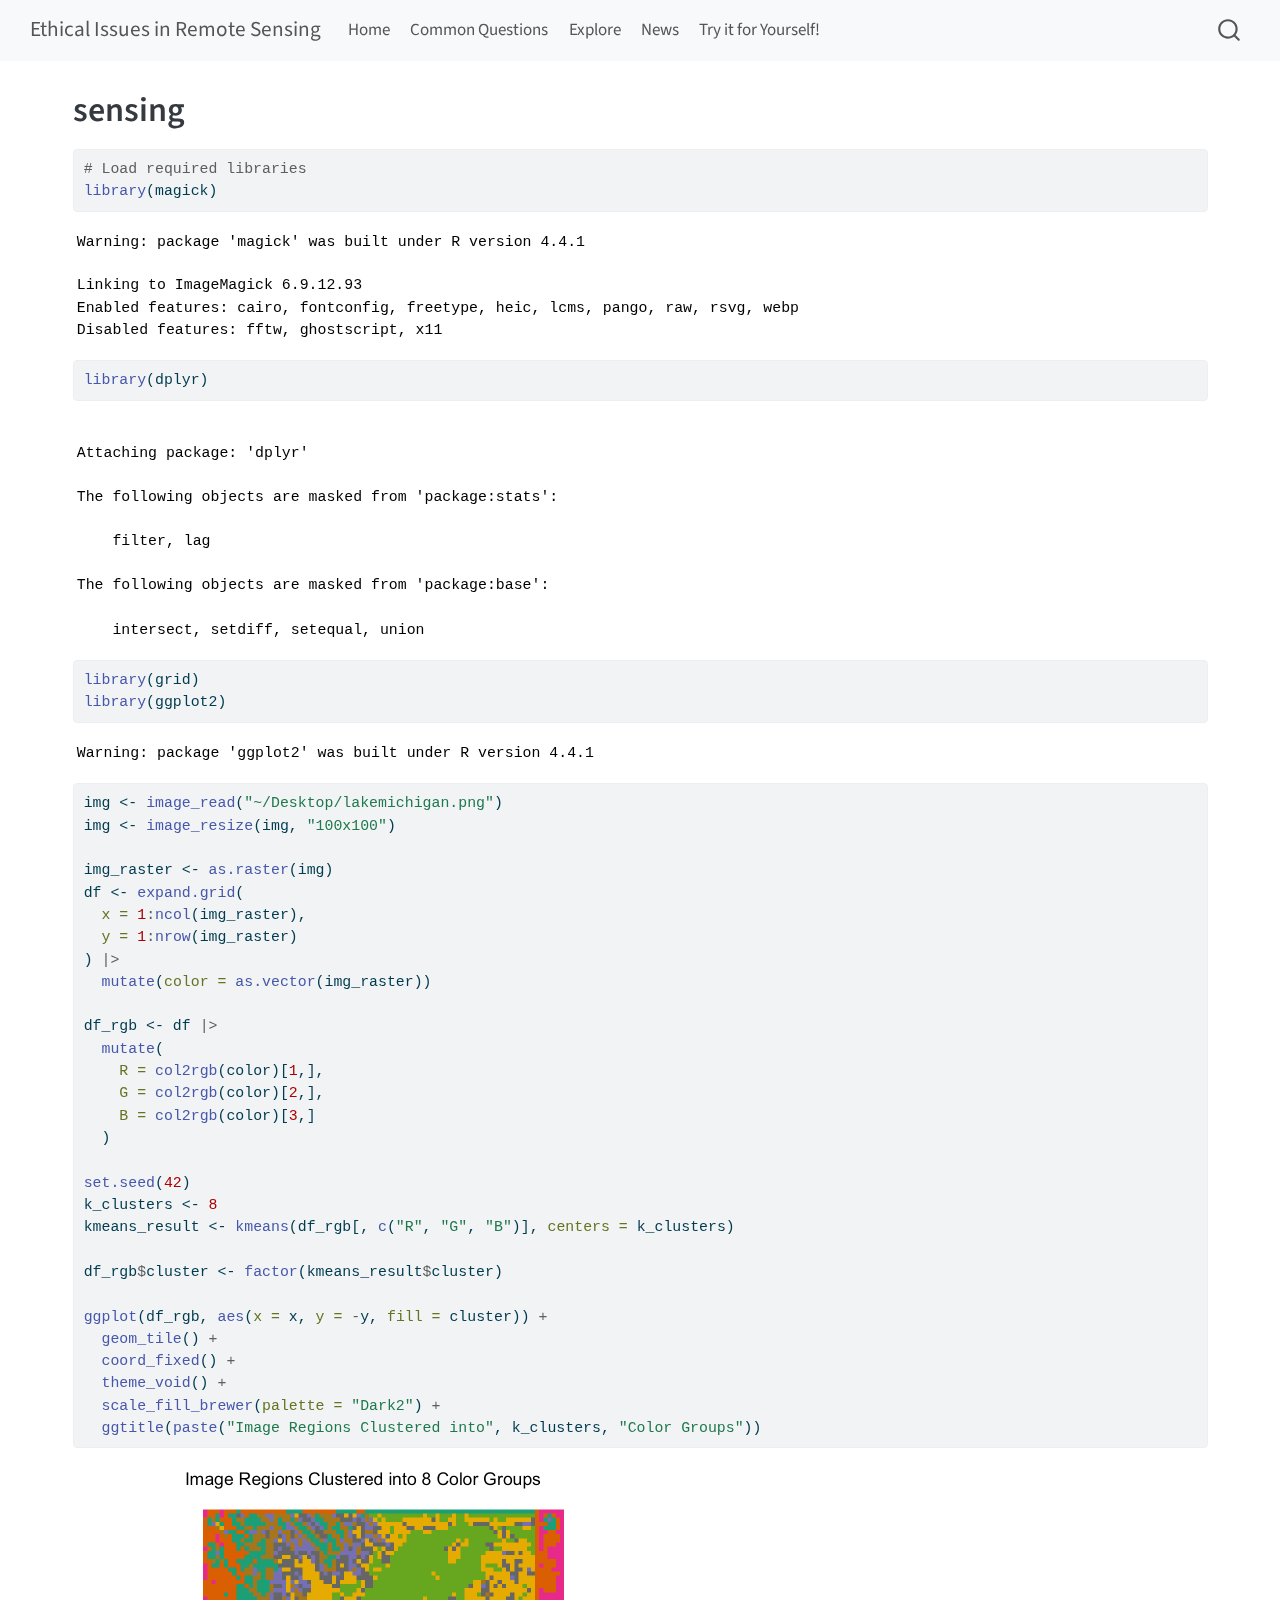
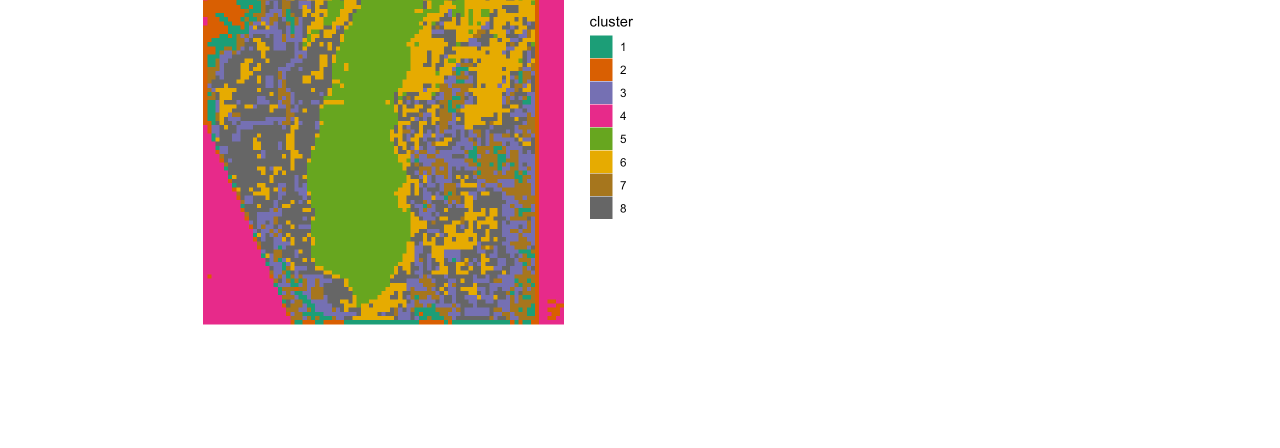
<file: docs/tabs/sensing.html>
<!DOCTYPE html>
<html xmlns="http://www.w3.org/1999/xhtml" lang="en" xml:lang="en"><head>

<meta charset="utf-8">
<meta name="generator" content="quarto-1.5.57">

<meta name="viewport" content="width=device-width, initial-scale=1.0, user-scalable=yes">


<title>sensing – Ethical Issues in Remote Sensing</title>
<style>
code{white-space: pre-wrap;}
span.smallcaps{font-variant: small-caps;}
div.columns{display: flex; gap: min(4vw, 1.5em);}
div.column{flex: auto; overflow-x: auto;}
div.hanging-indent{margin-left: 1.5em; text-indent: -1.5em;}
ul.task-list{list-style: none;}
ul.task-list li input[type="checkbox"] {
  width: 0.8em;
  margin: 0 0.8em 0.2em -1em; /* quarto-specific, see https://github.com/quarto-dev/quarto-cli/issues/4556 */ 
  vertical-align: middle;
}
/* CSS for syntax highlighting */
pre > code.sourceCode { white-space: pre; position: relative; }
pre > code.sourceCode > span { line-height: 1.25; }
pre > code.sourceCode > span:empty { height: 1.2em; }
.sourceCode { overflow: visible; }
code.sourceCode > span { color: inherit; text-decoration: inherit; }
div.sourceCode { margin: 1em 0; }
pre.sourceCode { margin: 0; }
@media screen {
div.sourceCode { overflow: auto; }
}
@media print {
pre > code.sourceCode { white-space: pre-wrap; }
pre > code.sourceCode > span { display: inline-block; text-indent: -5em; padding-left: 5em; }
}
pre.numberSource code
  { counter-reset: source-line 0; }
pre.numberSource code > span
  { position: relative; left: -4em; counter-increment: source-line; }
pre.numberSource code > span > a:first-child::before
  { content: counter(source-line);
    position: relative; left: -1em; text-align: right; vertical-align: baseline;
    border: none; display: inline-block;
    -webkit-touch-callout: none; -webkit-user-select: none;
    -khtml-user-select: none; -moz-user-select: none;
    -ms-user-select: none; user-select: none;
    padding: 0 4px; width: 4em;
  }
pre.numberSource { margin-left: 3em;  padding-left: 4px; }
div.sourceCode
  {   }
@media screen {
pre > code.sourceCode > span > a:first-child::before { text-decoration: underline; }
}
</style>


<script src="../site_libs/quarto-nav/quarto-nav.js"></script>
<script src="../site_libs/quarto-nav/headroom.min.js"></script>
<script src="../site_libs/clipboard/clipboard.min.js"></script>
<script src="../site_libs/quarto-search/autocomplete.umd.js"></script>
<script src="../site_libs/quarto-search/fuse.min.js"></script>
<script src="../site_libs/quarto-search/quarto-search.js"></script>
<meta name="quarto:offset" content="../">
<script src="../site_libs/quarto-html/quarto.js"></script>
<script src="../site_libs/quarto-html/popper.min.js"></script>
<script src="../site_libs/quarto-html/tippy.umd.min.js"></script>
<script src="../site_libs/quarto-html/anchor.min.js"></script>
<link href="../site_libs/quarto-html/tippy.css" rel="stylesheet">
<link href="../site_libs/quarto-html/quarto-syntax-highlighting.css" rel="stylesheet" id="quarto-text-highlighting-styles">
<script src="../site_libs/bootstrap/bootstrap.min.js"></script>
<link href="../site_libs/bootstrap/bootstrap-icons.css" rel="stylesheet">
<link href="../site_libs/bootstrap/bootstrap.min.css" rel="stylesheet" id="quarto-bootstrap" data-mode="light">
<script id="quarto-search-options" type="application/json">{
  "location": "navbar",
  "copy-button": false,
  "collapse-after": 3,
  "panel-placement": "end",
  "type": "overlay",
  "limit": 50,
  "keyboard-shortcut": [
    "f",
    "/",
    "s"
  ],
  "show-item-context": false,
  "language": {
    "search-no-results-text": "No results",
    "search-matching-documents-text": "matching documents",
    "search-copy-link-title": "Copy link to search",
    "search-hide-matches-text": "Hide additional matches",
    "search-more-match-text": "more match in this document",
    "search-more-matches-text": "more matches in this document",
    "search-clear-button-title": "Clear",
    "search-text-placeholder": "",
    "search-detached-cancel-button-title": "Cancel",
    "search-submit-button-title": "Submit",
    "search-label": "Search"
  }
}</script>


</head>

<body class="nav-fixed">

<div id="quarto-search-results"></div>
  <header id="quarto-header" class="headroom fixed-top">
    <nav class="navbar navbar-expand-lg " data-bs-theme="dark">
      <div class="navbar-container container-fluid">
      <div class="navbar-brand-container mx-auto">
    <a class="navbar-brand" href="../index.html">
    <span class="navbar-title">Ethical Issues in Remote Sensing</span>
    </a>
  </div>
            <div id="quarto-search" class="" title="Search"></div>
          <button class="navbar-toggler" type="button" data-bs-toggle="collapse" data-bs-target="#navbarCollapse" aria-controls="navbarCollapse" role="menu" aria-expanded="false" aria-label="Toggle navigation" onclick="if (window.quartoToggleHeadroom) { window.quartoToggleHeadroom(); }">
  <span class="navbar-toggler-icon"></span>
</button>
          <div class="collapse navbar-collapse" id="navbarCollapse">
            <ul class="navbar-nav navbar-nav-scroll me-auto">
  <li class="nav-item">
    <a class="nav-link" href="../index.html"> 
<span class="menu-text">Home</span></a>
  </li>  
  <li class="nav-item">
    <a class="nav-link" href="../about.html"> 
<span class="menu-text">Common Questions</span></a>
  </li>  
  <li class="nav-item">
    <a class="nav-link" href="../tabs/explore.html"> 
<span class="menu-text">Explore</span></a>
  </li>  
  <li class="nav-item">
    <a class="nav-link" href="../tabs/News.html"> 
<span class="menu-text">News</span></a>
  </li>  
  <li class="nav-item">
    <a class="nav-link" href="../tabs/remotesensing.html"> 
<span class="menu-text">Try it for Yourself!</span></a>
  </li>  
</ul>
          </div> <!-- /navcollapse -->
            <div class="quarto-navbar-tools">
</div>
      </div> <!-- /container-fluid -->
    </nav>
</header>
<!-- content -->
<div id="quarto-content" class="quarto-container page-columns page-rows-contents page-layout-full page-navbar">
<!-- sidebar -->
<!-- margin-sidebar -->
    <div id="quarto-margin-sidebar" class="sidebar margin-sidebar zindex-bottom">
        
    </div>
<!-- main -->
<main class="content column-page" id="quarto-document-content">

<header id="title-block-header" class="quarto-title-block default">
<div class="quarto-title">
<h1 class="title">sensing</h1>
</div>



<div class="quarto-title-meta column-page">

    
  
    
  </div>
  


</header>


<div class="cell">
<div class="sourceCode cell-code" id="cb1"><pre class="sourceCode r code-with-copy"><code class="sourceCode r"><span id="cb1-1"><a href="#cb1-1" aria-hidden="true" tabindex="-1"></a><span class="co"># Load required libraries</span></span>
<span id="cb1-2"><a href="#cb1-2" aria-hidden="true" tabindex="-1"></a><span class="fu">library</span>(magick)</span></code><button title="Copy to Clipboard" class="code-copy-button"><i class="bi"></i></button></pre></div>
<div class="cell-output cell-output-stderr">
<pre><code>Warning: package 'magick' was built under R version 4.4.1</code></pre>
</div>
<div class="cell-output cell-output-stderr">
<pre><code>Linking to ImageMagick 6.9.12.93
Enabled features: cairo, fontconfig, freetype, heic, lcms, pango, raw, rsvg, webp
Disabled features: fftw, ghostscript, x11</code></pre>
</div>
<div class="sourceCode cell-code" id="cb4"><pre class="sourceCode r code-with-copy"><code class="sourceCode r"><span id="cb4-1"><a href="#cb4-1" aria-hidden="true" tabindex="-1"></a><span class="fu">library</span>(dplyr)</span></code><button title="Copy to Clipboard" class="code-copy-button"><i class="bi"></i></button></pre></div>
<div class="cell-output cell-output-stderr">
<pre><code>
Attaching package: 'dplyr'</code></pre>
</div>
<div class="cell-output cell-output-stderr">
<pre><code>The following objects are masked from 'package:stats':

    filter, lag</code></pre>
</div>
<div class="cell-output cell-output-stderr">
<pre><code>The following objects are masked from 'package:base':

    intersect, setdiff, setequal, union</code></pre>
</div>
<div class="sourceCode cell-code" id="cb8"><pre class="sourceCode r code-with-copy"><code class="sourceCode r"><span id="cb8-1"><a href="#cb8-1" aria-hidden="true" tabindex="-1"></a><span class="fu">library</span>(grid)</span>
<span id="cb8-2"><a href="#cb8-2" aria-hidden="true" tabindex="-1"></a><span class="fu">library</span>(ggplot2)</span></code><button title="Copy to Clipboard" class="code-copy-button"><i class="bi"></i></button></pre></div>
<div class="cell-output cell-output-stderr">
<pre><code>Warning: package 'ggplot2' was built under R version 4.4.1</code></pre>
</div>
</div>
<div class="cell">
<div class="sourceCode cell-code" id="cb10"><pre class="sourceCode r code-with-copy"><code class="sourceCode r"><span id="cb10-1"><a href="#cb10-1" aria-hidden="true" tabindex="-1"></a>img <span class="ot">&lt;-</span> <span class="fu">image_read</span>(<span class="st">"~/Desktop/lakemichigan.png"</span>)</span>
<span id="cb10-2"><a href="#cb10-2" aria-hidden="true" tabindex="-1"></a>img <span class="ot">&lt;-</span> <span class="fu">image_resize</span>(img, <span class="st">"100x100"</span>) </span>
<span id="cb10-3"><a href="#cb10-3" aria-hidden="true" tabindex="-1"></a></span>
<span id="cb10-4"><a href="#cb10-4" aria-hidden="true" tabindex="-1"></a>img_raster <span class="ot">&lt;-</span> <span class="fu">as.raster</span>(img)</span>
<span id="cb10-5"><a href="#cb10-5" aria-hidden="true" tabindex="-1"></a>df <span class="ot">&lt;-</span> <span class="fu">expand.grid</span>(</span>
<span id="cb10-6"><a href="#cb10-6" aria-hidden="true" tabindex="-1"></a>  <span class="at">x =</span> <span class="dv">1</span><span class="sc">:</span><span class="fu">ncol</span>(img_raster),</span>
<span id="cb10-7"><a href="#cb10-7" aria-hidden="true" tabindex="-1"></a>  <span class="at">y =</span> <span class="dv">1</span><span class="sc">:</span><span class="fu">nrow</span>(img_raster)</span>
<span id="cb10-8"><a href="#cb10-8" aria-hidden="true" tabindex="-1"></a>) <span class="sc">|&gt;</span></span>
<span id="cb10-9"><a href="#cb10-9" aria-hidden="true" tabindex="-1"></a>  <span class="fu">mutate</span>(<span class="at">color =</span> <span class="fu">as.vector</span>(img_raster))</span>
<span id="cb10-10"><a href="#cb10-10" aria-hidden="true" tabindex="-1"></a></span>
<span id="cb10-11"><a href="#cb10-11" aria-hidden="true" tabindex="-1"></a>df_rgb <span class="ot">&lt;-</span> df <span class="sc">|&gt;</span></span>
<span id="cb10-12"><a href="#cb10-12" aria-hidden="true" tabindex="-1"></a>  <span class="fu">mutate</span>(</span>
<span id="cb10-13"><a href="#cb10-13" aria-hidden="true" tabindex="-1"></a>    <span class="at">R =</span> <span class="fu">col2rgb</span>(color)[<span class="dv">1</span>,],</span>
<span id="cb10-14"><a href="#cb10-14" aria-hidden="true" tabindex="-1"></a>    <span class="at">G =</span> <span class="fu">col2rgb</span>(color)[<span class="dv">2</span>,],</span>
<span id="cb10-15"><a href="#cb10-15" aria-hidden="true" tabindex="-1"></a>    <span class="at">B =</span> <span class="fu">col2rgb</span>(color)[<span class="dv">3</span>,]</span>
<span id="cb10-16"><a href="#cb10-16" aria-hidden="true" tabindex="-1"></a>  )</span>
<span id="cb10-17"><a href="#cb10-17" aria-hidden="true" tabindex="-1"></a></span>
<span id="cb10-18"><a href="#cb10-18" aria-hidden="true" tabindex="-1"></a><span class="fu">set.seed</span>(<span class="dv">42</span>)</span>
<span id="cb10-19"><a href="#cb10-19" aria-hidden="true" tabindex="-1"></a>k_clusters <span class="ot">&lt;-</span> <span class="dv">8</span></span>
<span id="cb10-20"><a href="#cb10-20" aria-hidden="true" tabindex="-1"></a>kmeans_result <span class="ot">&lt;-</span> <span class="fu">kmeans</span>(df_rgb[, <span class="fu">c</span>(<span class="st">"R"</span>, <span class="st">"G"</span>, <span class="st">"B"</span>)], <span class="at">centers =</span> k_clusters)</span>
<span id="cb10-21"><a href="#cb10-21" aria-hidden="true" tabindex="-1"></a></span>
<span id="cb10-22"><a href="#cb10-22" aria-hidden="true" tabindex="-1"></a>df_rgb<span class="sc">$</span>cluster <span class="ot">&lt;-</span> <span class="fu">factor</span>(kmeans_result<span class="sc">$</span>cluster)</span>
<span id="cb10-23"><a href="#cb10-23" aria-hidden="true" tabindex="-1"></a></span>
<span id="cb10-24"><a href="#cb10-24" aria-hidden="true" tabindex="-1"></a><span class="fu">ggplot</span>(df_rgb, <span class="fu">aes</span>(<span class="at">x =</span> x, <span class="at">y =</span> <span class="sc">-</span>y, <span class="at">fill =</span> cluster)) <span class="sc">+</span></span>
<span id="cb10-25"><a href="#cb10-25" aria-hidden="true" tabindex="-1"></a>  <span class="fu">geom_tile</span>() <span class="sc">+</span></span>
<span id="cb10-26"><a href="#cb10-26" aria-hidden="true" tabindex="-1"></a>  <span class="fu">coord_fixed</span>() <span class="sc">+</span></span>
<span id="cb10-27"><a href="#cb10-27" aria-hidden="true" tabindex="-1"></a>  <span class="fu">theme_void</span>() <span class="sc">+</span></span>
<span id="cb10-28"><a href="#cb10-28" aria-hidden="true" tabindex="-1"></a>  <span class="fu">scale_fill_brewer</span>(<span class="at">palette =</span> <span class="st">"Dark2"</span>) <span class="sc">+</span></span>
<span id="cb10-29"><a href="#cb10-29" aria-hidden="true" tabindex="-1"></a>  <span class="fu">ggtitle</span>(<span class="fu">paste</span>(<span class="st">"Image Regions Clustered into"</span>, k_clusters, <span class="st">"Color Groups"</span>))</span></code><button title="Copy to Clipboard" class="code-copy-button"><i class="bi"></i></button></pre></div>
<div class="cell-output-display">
<div>
<figure class="figure">
<p><img src="sensing_files/figure-html/unnamed-chunk-2-1.png" class="img-fluid figure-img" width="672"></p>
</figure>
</div>
</div>
</div>



</main> <!-- /main -->
<script id="quarto-html-after-body" type="application/javascript">
window.document.addEventListener("DOMContentLoaded", function (event) {
  const toggleBodyColorMode = (bsSheetEl) => {
    const mode = bsSheetEl.getAttribute("data-mode");
    const bodyEl = window.document.querySelector("body");
    if (mode === "dark") {
      bodyEl.classList.add("quarto-dark");
      bodyEl.classList.remove("quarto-light");
    } else {
      bodyEl.classList.add("quarto-light");
      bodyEl.classList.remove("quarto-dark");
    }
  }
  const toggleBodyColorPrimary = () => {
    const bsSheetEl = window.document.querySelector("link#quarto-bootstrap");
    if (bsSheetEl) {
      toggleBodyColorMode(bsSheetEl);
    }
  }
  toggleBodyColorPrimary();  
  const icon = "";
  const anchorJS = new window.AnchorJS();
  anchorJS.options = {
    placement: 'right',
    icon: icon
  };
  anchorJS.add('.anchored');
  const isCodeAnnotation = (el) => {
    for (const clz of el.classList) {
      if (clz.startsWith('code-annotation-')) {                     
        return true;
      }
    }
    return false;
  }
  const onCopySuccess = function(e) {
    // button target
    const button = e.trigger;
    // don't keep focus
    button.blur();
    // flash "checked"
    button.classList.add('code-copy-button-checked');
    var currentTitle = button.getAttribute("title");
    button.setAttribute("title", "Copied!");
    let tooltip;
    if (window.bootstrap) {
      button.setAttribute("data-bs-toggle", "tooltip");
      button.setAttribute("data-bs-placement", "left");
      button.setAttribute("data-bs-title", "Copied!");
      tooltip = new bootstrap.Tooltip(button, 
        { trigger: "manual", 
          customClass: "code-copy-button-tooltip",
          offset: [0, -8]});
      tooltip.show();    
    }
    setTimeout(function() {
      if (tooltip) {
        tooltip.hide();
        button.removeAttribute("data-bs-title");
        button.removeAttribute("data-bs-toggle");
        button.removeAttribute("data-bs-placement");
      }
      button.setAttribute("title", currentTitle);
      button.classList.remove('code-copy-button-checked');
    }, 1000);
    // clear code selection
    e.clearSelection();
  }
  const getTextToCopy = function(trigger) {
      const codeEl = trigger.previousElementSibling.cloneNode(true);
      for (const childEl of codeEl.children) {
        if (isCodeAnnotation(childEl)) {
          childEl.remove();
        }
      }
      return codeEl.innerText;
  }
  const clipboard = new window.ClipboardJS('.code-copy-button:not([data-in-quarto-modal])', {
    text: getTextToCopy
  });
  clipboard.on('success', onCopySuccess);
  if (window.document.getElementById('quarto-embedded-source-code-modal')) {
    // For code content inside modals, clipBoardJS needs to be initialized with a container option
    // TODO: Check when it could be a function (https://github.com/zenorocha/clipboard.js/issues/860)
    const clipboardModal = new window.ClipboardJS('.code-copy-button[data-in-quarto-modal]', {
      text: getTextToCopy,
      container: window.document.getElementById('quarto-embedded-source-code-modal')
    });
    clipboardModal.on('success', onCopySuccess);
  }
    var localhostRegex = new RegExp(/^(?:http|https):\/\/localhost\:?[0-9]*\//);
    var mailtoRegex = new RegExp(/^mailto:/);
      var filterRegex = new RegExp('/' + window.location.host + '/');
    var isInternal = (href) => {
        return filterRegex.test(href) || localhostRegex.test(href) || mailtoRegex.test(href);
    }
    // Inspect non-navigation links and adorn them if external
 	var links = window.document.querySelectorAll('a[href]:not(.nav-link):not(.navbar-brand):not(.toc-action):not(.sidebar-link):not(.sidebar-item-toggle):not(.pagination-link):not(.no-external):not([aria-hidden]):not(.dropdown-item):not(.quarto-navigation-tool):not(.about-link)');
    for (var i=0; i<links.length; i++) {
      const link = links[i];
      if (!isInternal(link.href)) {
        // undo the damage that might have been done by quarto-nav.js in the case of
        // links that we want to consider external
        if (link.dataset.originalHref !== undefined) {
          link.href = link.dataset.originalHref;
        }
      }
    }
  function tippyHover(el, contentFn, onTriggerFn, onUntriggerFn) {
    const config = {
      allowHTML: true,
      maxWidth: 500,
      delay: 100,
      arrow: false,
      appendTo: function(el) {
          return el.parentElement;
      },
      interactive: true,
      interactiveBorder: 10,
      theme: 'quarto',
      placement: 'bottom-start',
    };
    if (contentFn) {
      config.content = contentFn;
    }
    if (onTriggerFn) {
      config.onTrigger = onTriggerFn;
    }
    if (onUntriggerFn) {
      config.onUntrigger = onUntriggerFn;
    }
    window.tippy(el, config); 
  }
  const noterefs = window.document.querySelectorAll('a[role="doc-noteref"]');
  for (var i=0; i<noterefs.length; i++) {
    const ref = noterefs[i];
    tippyHover(ref, function() {
      // use id or data attribute instead here
      let href = ref.getAttribute('data-footnote-href') || ref.getAttribute('href');
      try { href = new URL(href).hash; } catch {}
      const id = href.replace(/^#\/?/, "");
      const note = window.document.getElementById(id);
      if (note) {
        return note.innerHTML;
      } else {
        return "";
      }
    });
  }
  const xrefs = window.document.querySelectorAll('a.quarto-xref');
  const processXRef = (id, note) => {
    // Strip column container classes
    const stripColumnClz = (el) => {
      el.classList.remove("page-full", "page-columns");
      if (el.children) {
        for (const child of el.children) {
          stripColumnClz(child);
        }
      }
    }
    stripColumnClz(note)
    if (id === null || id.startsWith('sec-')) {
      // Special case sections, only their first couple elements
      const container = document.createElement("div");
      if (note.children && note.children.length > 2) {
        container.appendChild(note.children[0].cloneNode(true));
        for (let i = 1; i < note.children.length; i++) {
          const child = note.children[i];
          if (child.tagName === "P" && child.innerText === "") {
            continue;
          } else {
            container.appendChild(child.cloneNode(true));
            break;
          }
        }
        if (window.Quarto?.typesetMath) {
          window.Quarto.typesetMath(container);
        }
        return container.innerHTML
      } else {
        if (window.Quarto?.typesetMath) {
          window.Quarto.typesetMath(note);
        }
        return note.innerHTML;
      }
    } else {
      // Remove any anchor links if they are present
      const anchorLink = note.querySelector('a.anchorjs-link');
      if (anchorLink) {
        anchorLink.remove();
      }
      if (window.Quarto?.typesetMath) {
        window.Quarto.typesetMath(note);
      }
      // TODO in 1.5, we should make sure this works without a callout special case
      if (note.classList.contains("callout")) {
        return note.outerHTML;
      } else {
        return note.innerHTML;
      }
    }
  }
  for (var i=0; i<xrefs.length; i++) {
    const xref = xrefs[i];
    tippyHover(xref, undefined, function(instance) {
      instance.disable();
      let url = xref.getAttribute('href');
      let hash = undefined; 
      if (url.startsWith('#')) {
        hash = url;
      } else {
        try { hash = new URL(url).hash; } catch {}
      }
      if (hash) {
        const id = hash.replace(/^#\/?/, "");
        const note = window.document.getElementById(id);
        if (note !== null) {
          try {
            const html = processXRef(id, note.cloneNode(true));
            instance.setContent(html);
          } finally {
            instance.enable();
            instance.show();
          }
        } else {
          // See if we can fetch this
          fetch(url.split('#')[0])
          .then(res => res.text())
          .then(html => {
            const parser = new DOMParser();
            const htmlDoc = parser.parseFromString(html, "text/html");
            const note = htmlDoc.getElementById(id);
            if (note !== null) {
              const html = processXRef(id, note);
              instance.setContent(html);
            } 
          }).finally(() => {
            instance.enable();
            instance.show();
          });
        }
      } else {
        // See if we can fetch a full url (with no hash to target)
        // This is a special case and we should probably do some content thinning / targeting
        fetch(url)
        .then(res => res.text())
        .then(html => {
          const parser = new DOMParser();
          const htmlDoc = parser.parseFromString(html, "text/html");
          const note = htmlDoc.querySelector('main.content');
          if (note !== null) {
            // This should only happen for chapter cross references
            // (since there is no id in the URL)
            // remove the first header
            if (note.children.length > 0 && note.children[0].tagName === "HEADER") {
              note.children[0].remove();
            }
            const html = processXRef(null, note);
            instance.setContent(html);
          } 
        }).finally(() => {
          instance.enable();
          instance.show();
        });
      }
    }, function(instance) {
    });
  }
      let selectedAnnoteEl;
      const selectorForAnnotation = ( cell, annotation) => {
        let cellAttr = 'data-code-cell="' + cell + '"';
        let lineAttr = 'data-code-annotation="' +  annotation + '"';
        const selector = 'span[' + cellAttr + '][' + lineAttr + ']';
        return selector;
      }
      const selectCodeLines = (annoteEl) => {
        const doc = window.document;
        const targetCell = annoteEl.getAttribute("data-target-cell");
        const targetAnnotation = annoteEl.getAttribute("data-target-annotation");
        const annoteSpan = window.document.querySelector(selectorForAnnotation(targetCell, targetAnnotation));
        const lines = annoteSpan.getAttribute("data-code-lines").split(",");
        const lineIds = lines.map((line) => {
          return targetCell + "-" + line;
        })
        let top = null;
        let height = null;
        let parent = null;
        if (lineIds.length > 0) {
            //compute the position of the single el (top and bottom and make a div)
            const el = window.document.getElementById(lineIds[0]);
            top = el.offsetTop;
            height = el.offsetHeight;
            parent = el.parentElement.parentElement;
          if (lineIds.length > 1) {
            const lastEl = window.document.getElementById(lineIds[lineIds.length - 1]);
            const bottom = lastEl.offsetTop + lastEl.offsetHeight;
            height = bottom - top;
          }
          if (top !== null && height !== null && parent !== null) {
            // cook up a div (if necessary) and position it 
            let div = window.document.getElementById("code-annotation-line-highlight");
            if (div === null) {
              div = window.document.createElement("div");
              div.setAttribute("id", "code-annotation-line-highlight");
              div.style.position = 'absolute';
              parent.appendChild(div);
            }
            div.style.top = top - 2 + "px";
            div.style.height = height + 4 + "px";
            div.style.left = 0;
            let gutterDiv = window.document.getElementById("code-annotation-line-highlight-gutter");
            if (gutterDiv === null) {
              gutterDiv = window.document.createElement("div");
              gutterDiv.setAttribute("id", "code-annotation-line-highlight-gutter");
              gutterDiv.style.position = 'absolute';
              const codeCell = window.document.getElementById(targetCell);
              const gutter = codeCell.querySelector('.code-annotation-gutter');
              gutter.appendChild(gutterDiv);
            }
            gutterDiv.style.top = top - 2 + "px";
            gutterDiv.style.height = height + 4 + "px";
          }
          selectedAnnoteEl = annoteEl;
        }
      };
      const unselectCodeLines = () => {
        const elementsIds = ["code-annotation-line-highlight", "code-annotation-line-highlight-gutter"];
        elementsIds.forEach((elId) => {
          const div = window.document.getElementById(elId);
          if (div) {
            div.remove();
          }
        });
        selectedAnnoteEl = undefined;
      };
        // Handle positioning of the toggle
    window.addEventListener(
      "resize",
      throttle(() => {
        elRect = undefined;
        if (selectedAnnoteEl) {
          selectCodeLines(selectedAnnoteEl);
        }
      }, 10)
    );
    function throttle(fn, ms) {
    let throttle = false;
    let timer;
      return (...args) => {
        if(!throttle) { // first call gets through
            fn.apply(this, args);
            throttle = true;
        } else { // all the others get throttled
            if(timer) clearTimeout(timer); // cancel #2
            timer = setTimeout(() => {
              fn.apply(this, args);
              timer = throttle = false;
            }, ms);
        }
      };
    }
      // Attach click handler to the DT
      const annoteDls = window.document.querySelectorAll('dt[data-target-cell]');
      for (const annoteDlNode of annoteDls) {
        annoteDlNode.addEventListener('click', (event) => {
          const clickedEl = event.target;
          if (clickedEl !== selectedAnnoteEl) {
            unselectCodeLines();
            const activeEl = window.document.querySelector('dt[data-target-cell].code-annotation-active');
            if (activeEl) {
              activeEl.classList.remove('code-annotation-active');
            }
            selectCodeLines(clickedEl);
            clickedEl.classList.add('code-annotation-active');
          } else {
            // Unselect the line
            unselectCodeLines();
            clickedEl.classList.remove('code-annotation-active');
          }
        });
      }
  const findCites = (el) => {
    const parentEl = el.parentElement;
    if (parentEl) {
      const cites = parentEl.dataset.cites;
      if (cites) {
        return {
          el,
          cites: cites.split(' ')
        };
      } else {
        return findCites(el.parentElement)
      }
    } else {
      return undefined;
    }
  };
  var bibliorefs = window.document.querySelectorAll('a[role="doc-biblioref"]');
  for (var i=0; i<bibliorefs.length; i++) {
    const ref = bibliorefs[i];
    const citeInfo = findCites(ref);
    if (citeInfo) {
      tippyHover(citeInfo.el, function() {
        var popup = window.document.createElement('div');
        citeInfo.cites.forEach(function(cite) {
          var citeDiv = window.document.createElement('div');
          citeDiv.classList.add('hanging-indent');
          citeDiv.classList.add('csl-entry');
          var biblioDiv = window.document.getElementById('ref-' + cite);
          if (biblioDiv) {
            citeDiv.innerHTML = biblioDiv.innerHTML;
          }
          popup.appendChild(citeDiv);
        });
        return popup.innerHTML;
      });
    }
  }
});
</script>
</div> <!-- /content -->




</body></html>
</file>
<file: docs/site_libs/quarto-html/tippy.css>
.tippy-box[data-animation=fade][data-state=hidden]{opacity:0}[data-tippy-root]{max-width:calc(100vw - 10px)}.tippy-box{position:relative;background-color:#333;color:#fff;border-radius:4px;font-size:14px;line-height:1.4;white-space:normal;outline:0;transition-property:transform,visibility,opacity}.tippy-box[data-placement^=top]>.tippy-arrow{bottom:0}.tippy-box[data-placement^=top]>.tippy-arrow:before{bottom:-7px;left:0;border-width:8px 8px 0;border-top-color:initial;transform-origin:center top}.tippy-box[data-placement^=bottom]>.tippy-arrow{top:0}.tippy-box[data-placement^=bottom]>.tippy-arrow:before{top:-7px;left:0;border-width:0 8px 8px;border-bottom-color:initial;transform-origin:center bottom}.tippy-box[data-placement^=left]>.tippy-arrow{right:0}.tippy-box[data-placement^=left]>.tippy-arrow:before{border-width:8px 0 8px 8px;border-left-color:initial;right:-7px;transform-origin:center left}.tippy-box[data-placement^=right]>.tippy-arrow{left:0}.tippy-box[data-placement^=right]>.tippy-arrow:before{left:-7px;border-width:8px 8px 8px 0;border-right-color:initial;transform-origin:center right}.tippy-box[data-inertia][data-state=visible]{transition-timing-function:cubic-bezier(.54,1.5,.38,1.11)}.tippy-arrow{width:16px;height:16px;color:#333}.tippy-arrow:before{content:"";position:absolute;border-color:transparent;border-style:solid}.tippy-content{position:relative;padding:5px 9px;z-index:1}
</file>
<file: docs/site_libs/quarto-html/quarto-syntax-highlighting.css>
/* quarto syntax highlight colors */
:root {
  --quarto-hl-ot-color: #003B4F;
  --quarto-hl-at-color: #657422;
  --quarto-hl-ss-color: #20794D;
  --quarto-hl-an-color: #5E5E5E;
  --quarto-hl-fu-color: #4758AB;
  --quarto-hl-st-color: #20794D;
  --quarto-hl-cf-color: #003B4F;
  --quarto-hl-op-color: #5E5E5E;
  --quarto-hl-er-color: #AD0000;
  --quarto-hl-bn-color: #AD0000;
  --quarto-hl-al-color: #AD0000;
  --quarto-hl-va-color: #111111;
  --quarto-hl-bu-color: inherit;
  --quarto-hl-ex-color: inherit;
  --quarto-hl-pp-color: #AD0000;
  --quarto-hl-in-color: #5E5E5E;
  --quarto-hl-vs-color: #20794D;
  --quarto-hl-wa-color: #5E5E5E;
  --quarto-hl-do-color: #5E5E5E;
  --quarto-hl-im-color: #00769E;
  --quarto-hl-ch-color: #20794D;
  --quarto-hl-dt-color: #AD0000;
  --quarto-hl-fl-color: #AD0000;
  --quarto-hl-co-color: #5E5E5E;
  --quarto-hl-cv-color: #5E5E5E;
  --quarto-hl-cn-color: #8f5902;
  --quarto-hl-sc-color: #5E5E5E;
  --quarto-hl-dv-color: #AD0000;
  --quarto-hl-kw-color: #003B4F;
}

/* other quarto variables */
:root {
  --quarto-font-monospace: SFMono-Regular, Menlo, Monaco, Consolas, "Liberation Mono", "Courier New", monospace;
}

pre > code.sourceCode > span {
  color: #003B4F;
}

code span {
  color: #003B4F;
}

code.sourceCode > span {
  color: #003B4F;
}

div.sourceCode,
div.sourceCode pre.sourceCode {
  color: #003B4F;
}

code span.ot {
  color: #003B4F;
  font-style: inherit;
}

code span.at {
  color: #657422;
  font-style: inherit;
}

code span.ss {
  color: #20794D;
  font-style: inherit;
}

code span.an {
  color: #5E5E5E;
  font-style: inherit;
}

code span.fu {
  color: #4758AB;
  font-style: inherit;
}

code span.st {
  color: #20794D;
  font-style: inherit;
}

code span.cf {
  color: #003B4F;
  font-weight: bold;
  font-style: inherit;
}

code span.op {
  color: #5E5E5E;
  font-style: inherit;
}

code span.er {
  color: #AD0000;
  font-style: inherit;
}

code span.bn {
  color: #AD0000;
  font-style: inherit;
}

code span.al {
  color: #AD0000;
  font-style: inherit;
}

code span.va {
  color: #111111;
  font-style: inherit;
}

code span.bu {
  font-style: inherit;
}

code span.ex {
  font-style: inherit;
}

code span.pp {
  color: #AD0000;
  font-style: inherit;
}

code span.in {
  color: #5E5E5E;
  font-style: inherit;
}

code span.vs {
  color: #20794D;
  font-style: inherit;
}

code span.wa {
  color: #5E5E5E;
  font-style: italic;
}

code span.do {
  color: #5E5E5E;
  font-style: italic;
}

code span.im {
  color: #00769E;
  font-style: inherit;
}

code span.ch {
  color: #20794D;
  font-style: inherit;
}

code span.dt {
  color: #AD0000;
  font-style: inherit;
}

code span.fl {
  color: #AD0000;
  font-style: inherit;
}

code span.co {
  color: #5E5E5E;
  font-style: inherit;
}

code span.cv {
  color: #5E5E5E;
  font-style: italic;
}

code span.cn {
  color: #8f5902;
  font-style: inherit;
}

code span.sc {
  color: #5E5E5E;
  font-style: inherit;
}

code span.dv {
  color: #AD0000;
  font-style: inherit;
}

code span.kw {
  color: #003B4F;
  font-weight: bold;
  font-style: inherit;
}

.prevent-inlining {
  content: "</";
}

/*# sourceMappingURL=debc5d5d77c3f9108843748ff7464032.css.map */
</file>
